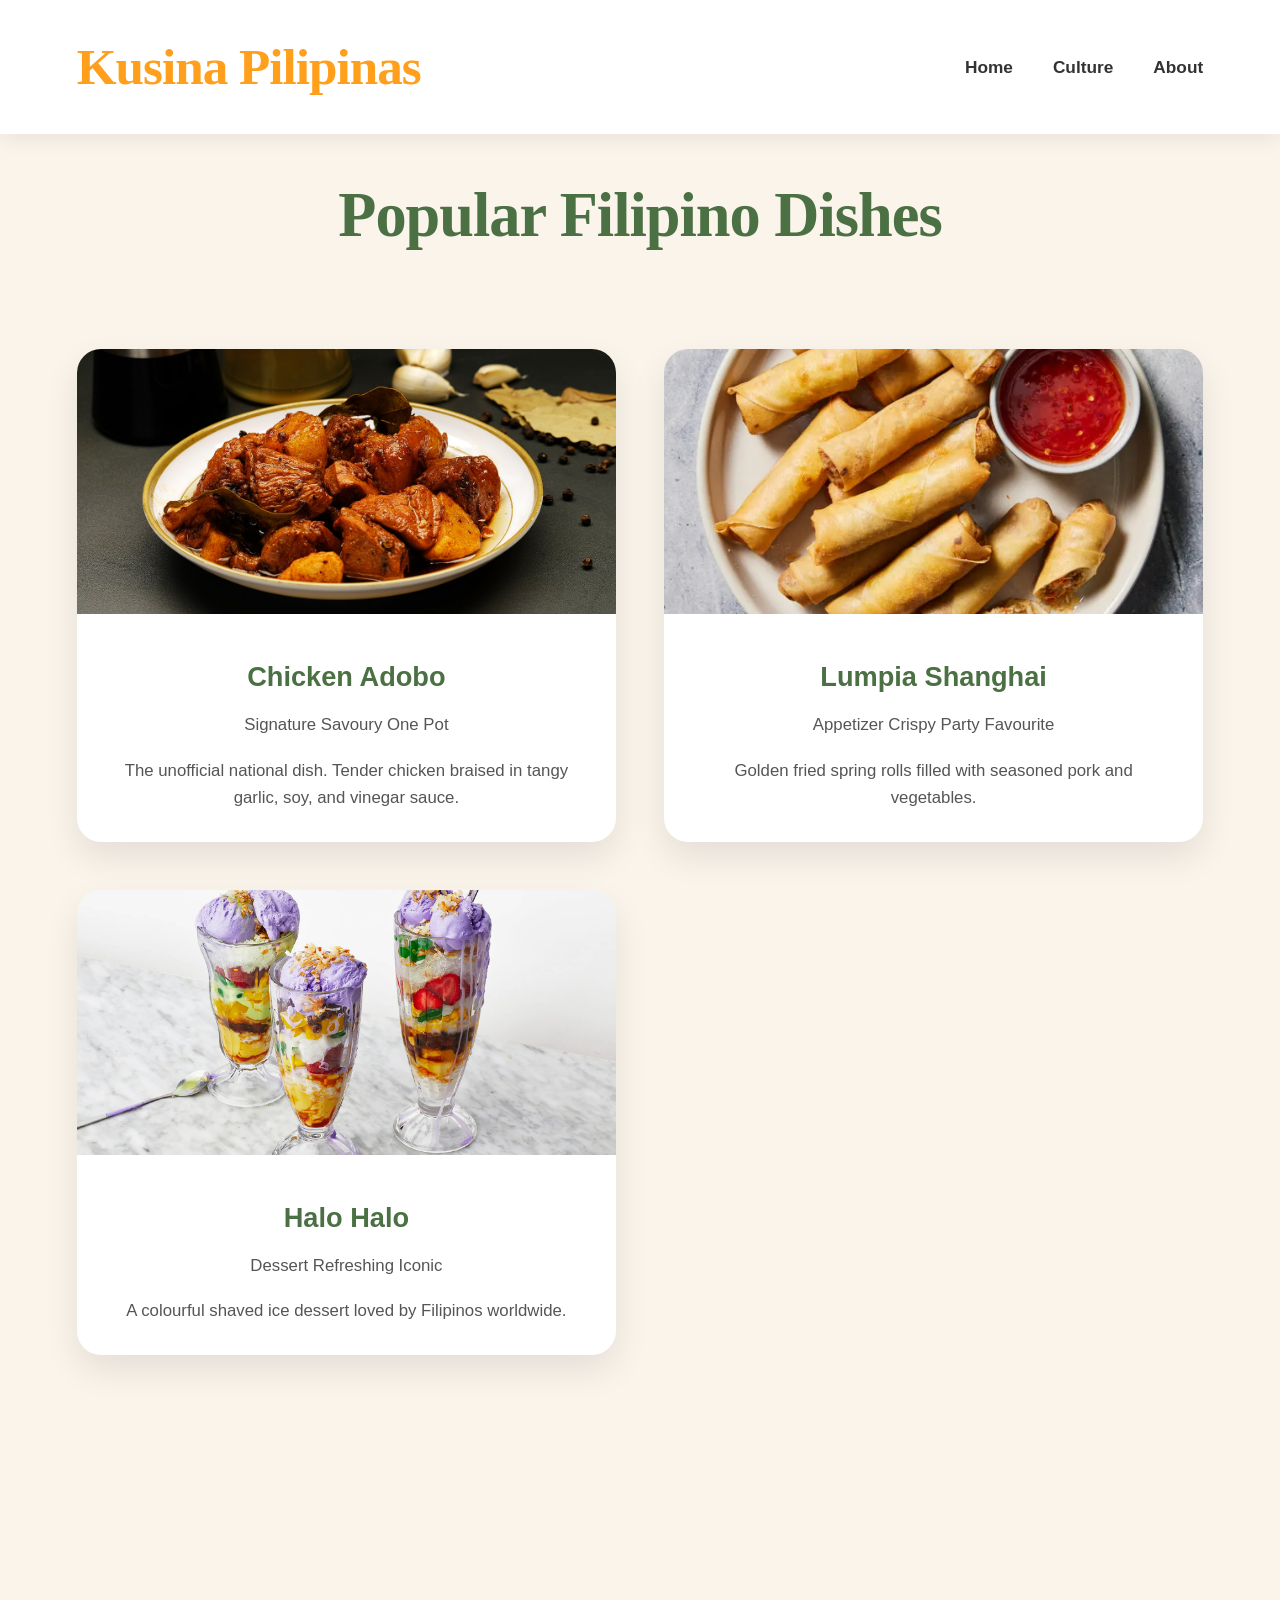
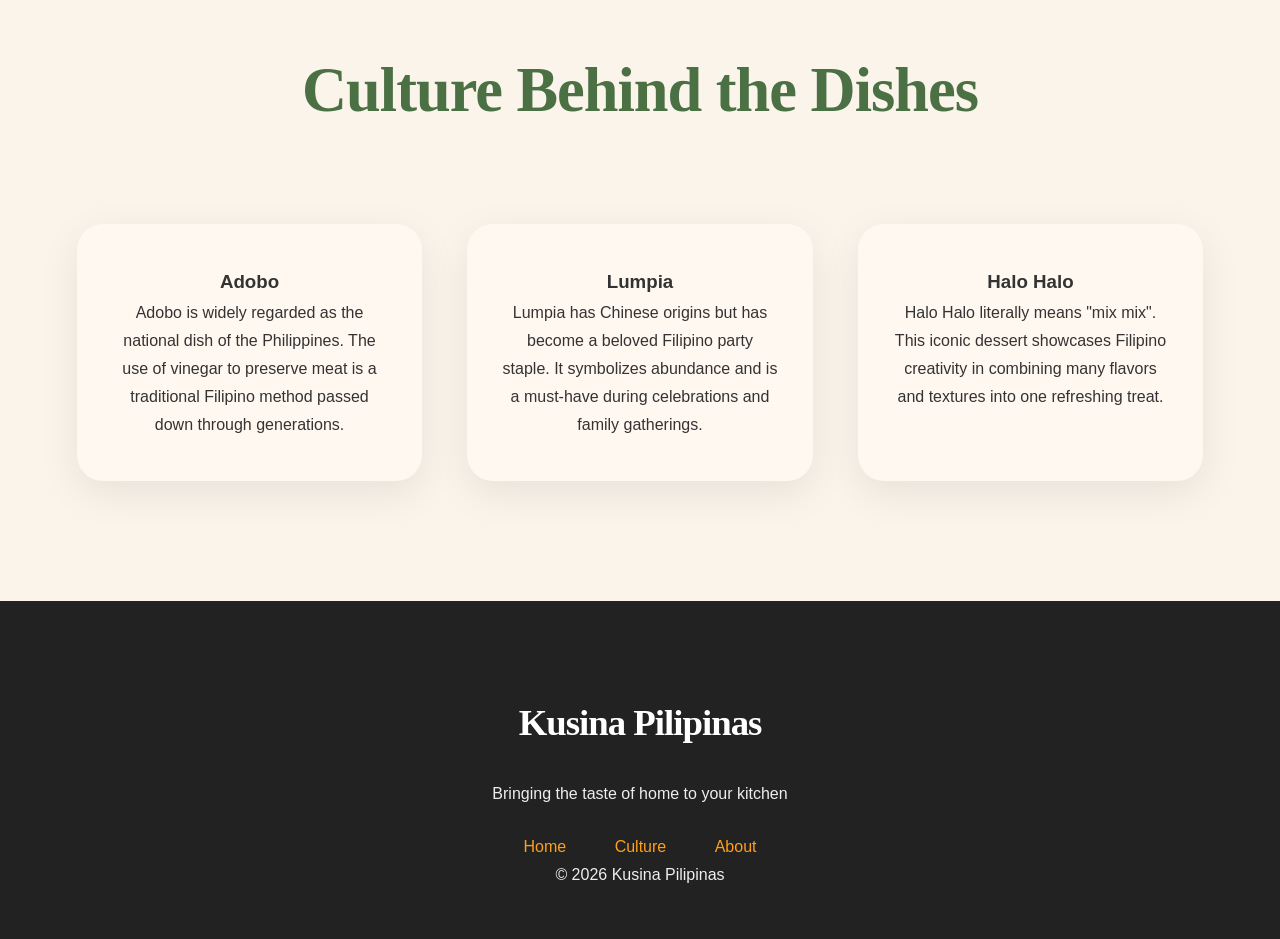
<file: index.html>
<!DOCTYPE html>
<html lang="en">
<head>
  <meta charset="UTF-8">
  <meta name="viewport" content="width=device-width, initial-scale=1.0">
  <title>Kusina Pilipinas | Home</title>
  <link rel="stylesheet" href="styles.css">
</head>
<body>
  <!-- Navigation -->
  <div class="nav">
    <a href="index.html" class="logo">Kusina Pilipinas</a>
    <nav>
      <ul>
        <li><a href="index.html">Home</a></li>
        <li><a href="#culture">Culture</a></li>
        <li><a href="about.html">About</a></li>
      </ul>
    </nav>
  </div>

  <!-- Popular Filipino Dishes -->
  <section id="recipes">
    <h2 class="section-title">Popular Filipino Dishes</h2>
   
    <div class="recipes-grid">
      <div class="recipe-card" onclick="openModal('adobo')">
        <img src="images/adoboe.png" alt="Chicken Adobo">
        <div class="recipe-info">
          <h3>Chicken Adobo</h3>
          <p class="tags">Signature Savoury One Pot</p>
          <p>The unofficial national dish. Tender chicken braised in tangy garlic, soy, and vinegar sauce.</p>
        </div>
      </div>

      <div class="recipe-card" onclick="openModal('lumpia')">
        <img src="images/lumpiang shanghai.png" alt="Lumpia Shanghai">
        <div class="recipe-info">
          <h3>Lumpia Shanghai</h3>
          <p class="tags">Appetizer Crispy Party Favourite</p>
          <p>Golden fried spring rolls filled with seasoned pork and vegetables.</p>
        </div>
      </div>

      <div class="recipe-card" onclick="openModal('halohalo')">
        <img src="images/halo-halo.png" alt="Halo Halo">
        <div class="recipe-info">
          <h3>Halo Halo</h3>
          <p class="tags">Dessert Refreshing Iconic</p>
          <p>A colourful shaved ice dessert loved by Filipinos worldwide.</p>
        </div>
      </div>
    </div>
  </section>

  <!-- Culture Behind the Dishes -->
  <section id="culture">
    <h2 class="section-title">Culture Behind the Dishes</h2>
   
    <div class="culture-grid">
      <div class="culture-card">
        <h3>Adobo</h3>
        <p>Adobo is widely regarded as the national dish of the Philippines. The use of vinegar to preserve meat is a traditional Filipino method passed down through generations.</p>
      </div>
      <div class="culture-card">
        <h3>Lumpia</h3>
        <p>Lumpia has Chinese origins but has become a beloved Filipino party staple. It symbolizes abundance and is a must-have during celebrations and family gatherings.</p>
      </div>
      <div class="culture-card">
        <h3>Halo Halo</h3>
        <p>Halo Halo literally means "mix mix". This iconic dessert showcases Filipino creativity in combining many flavors and textures into one refreshing treat.</p>
      </div>
    </div>
  </section>

  <!-- Modals -->
  <div id="adobo-modal" class="modal">
    <div class="modal-content">
      <span class="close" onclick="closeModal('adobo-modal')">&times;</span>
      <div class="modal-body">
        <img src="images/adoboe.png" alt="Chicken Adobo">
        <h2>Classic Chicken Adobo</h2>
        <h3>Ingredients (Serves 4-6)</h3>
        <ul>
          <li>1.5 kg chicken thighs and drumsticks</li>
          <li>1 whole head garlic, crushed</li>
          <li>3/4 cup soy sauce</li>
          <li>1/2 cup white vinegar</li>
          <li>1 cup water</li>
          <li>2 tsp whole black peppercorns</li>
          <li>4-5 dried bay leaves</li>
          <li>2 tbsp cooking oil</li>
        </ul>
        <h3>Steps</h3>
        <ol>
          <li>Combine chicken, garlic, soy sauce, vinegar, water, peppercorns and bay leaves. Marinate for at least 30 minutes.</li>
          <li>Bring to a boil then simmer covered for 35-40 minutes until tender.</li>
          <li>Reduce sauce until thickened.</li>
          <li>Optional: Fry the chicken pieces for extra flavor and color.</li>
          <li>Serve hot with steamed rice.</li>
        </ol>
      </div>
    </div>
  </div>

  <div id="lumpia-modal" class="modal">
    <div class="modal-content">
      <span class="close" onclick="closeModal('lumpia-modal')">&times;</span>
      <div class="modal-body">
        <img src="images/lumpiang shanghai.png" alt="Lumpia Shanghai">
        <h2>Lumpia Shanghai</h2>
        <h3>Ingredients (Makes ~40 pieces)</h3>
        <ul>
          <li>500g ground pork</li>
          <li>1 carrot, finely grated</li>
          <li>1 onion, finely chopped</li>
          <li>5 cloves garlic, minced</li>
          <li>2 eggs</li>
          <li>2 tbsp soy sauce</li>
          <li>Salt and pepper to taste</li>
          <li>40-50 lumpia wrappers</li>
          <li>Oil for deep frying</li>
        </ul>
        <h3>Steps</h3>
        <ol>
          <li>Mix all filling ingredients thoroughly.</li>
          <li>Place filling on wrapper and roll tightly. Seal with water.</li>
          <li>Deep fry in hot oil until golden brown and crispy.</li>
          <li>Drain on paper towels and serve with sweet chili sauce.</li>
        </ol>
      </div>
    </div>
  </div>

  <div id="halohalo-modal" class="modal">
    <div class="modal-content">
      <span class="close" onclick="closeModal('halohalo-modal')">&times;</span>
      <div class="modal-body">
        <img src="images/halo-halo.png" alt="Halo Halo">
        <h2>Halo Halo</h2>
        <h3>Ingredients (Per Serving)</h3>
        <ul>
          <li>1 cup shaved ice</li>
          <li>Sweetened red beans and white beans</li>
          <li>Nata de coco and kaong</li>
          <li>Ube halaya (purple yam jam)</li>
          <li>Ube or mango ice cream</li>
          <li>Sliced banana, jackfruit and mango</li>
          <li>Evaporated milk</li>
        </ul>
        <h3>Steps</h3>
        <ol>
          <li>Layer beans and fruits at the bottom of a tall glass.</li>
          <li>Fill with shaved ice.</li>
          <li>Top with ube halaya, ice cream and drizzle generously with milk.</li>
          <li>Mix everything together before eating. Enjoy!</li>
        </ol>
      </div>
    </div>
  </div>

  <!-- Footer -->
  <footer>
    <a href="index.html" class="logo" style="color:white; font-size:2.3rem;">Kusina Pilipinas</a>
    <p style="margin:25px 0;">Bringing the taste of home to your kitchen</p>
    <div class="footer-links">
      <a href="index.html">Home</a>
      <a href="#culture">Culture</a>
      <a href="about.html">About</a>
    </div>
    <p>&copy; 2026 Kusina Pilipinas</p>
  </footer>

  <script>
    // Scroll Animations
    function handleScrollAnimations() {
      const sections = document.querySelectorAll('section');
      const cards = document.querySelectorAll('.recipe-card');

      sections.forEach(section => {
        const rect = section.getBoundingClientRect();
        if (rect.top < window.innerHeight * 0.75) {
          section.classList.add('visible');
        }
      });

      cards.forEach((card, index) => {
        const rect = card.getBoundingClientRect();
        if (rect.top < window.innerHeight * 0.85) {
          setTimeout(() => {
            card.classList.add('visible');
          }, index * 150);
        }
      });
    }

    // Strong Click Animation for Recipe Cards
    function addCardClickAnimation() {
      document.querySelectorAll('.recipe-card').forEach(card => {
        card.addEventListener('mousedown', () => {
          card.style.transition = 'transform 0.1s ease';
          card.style.transform = 'scale(0.93)';
        });
        card.addEventListener('mouseup', () => {
          card.style.transform = '';
        });
        card.addEventListener('mouseleave', () => {
          card.style.transform = '';
        });
      });
    }

    // Modal Functions
    function openModal(dish) {
      const modal = document.getElementById(dish + '-modal');
      if (modal) {
        modal.style.display = 'flex';
        setTimeout(() => modal.classList.add('show'), 10);
      }
    }

    function closeModal(modalId) {
      const modal = document.getElementById(modalId);
      if (modal) {
        modal.classList.remove('show');
        setTimeout(() => modal.style.display = 'none', 300);
      }
    }

    // Close modal when clicking outside
    document.querySelectorAll('.modal').forEach(modal => {
      modal.addEventListener('click', function(e) {
        if (e.target === modal) closeModal(modal.id);
      });
    });

    // Initialize everything
    window.addEventListener('load', () => {
      handleScrollAnimations();
      addCardClickAnimation();
    });
    window.addEventListener('scroll', handleScrollAnimations);
  </script>
</body>
</html>
</file>
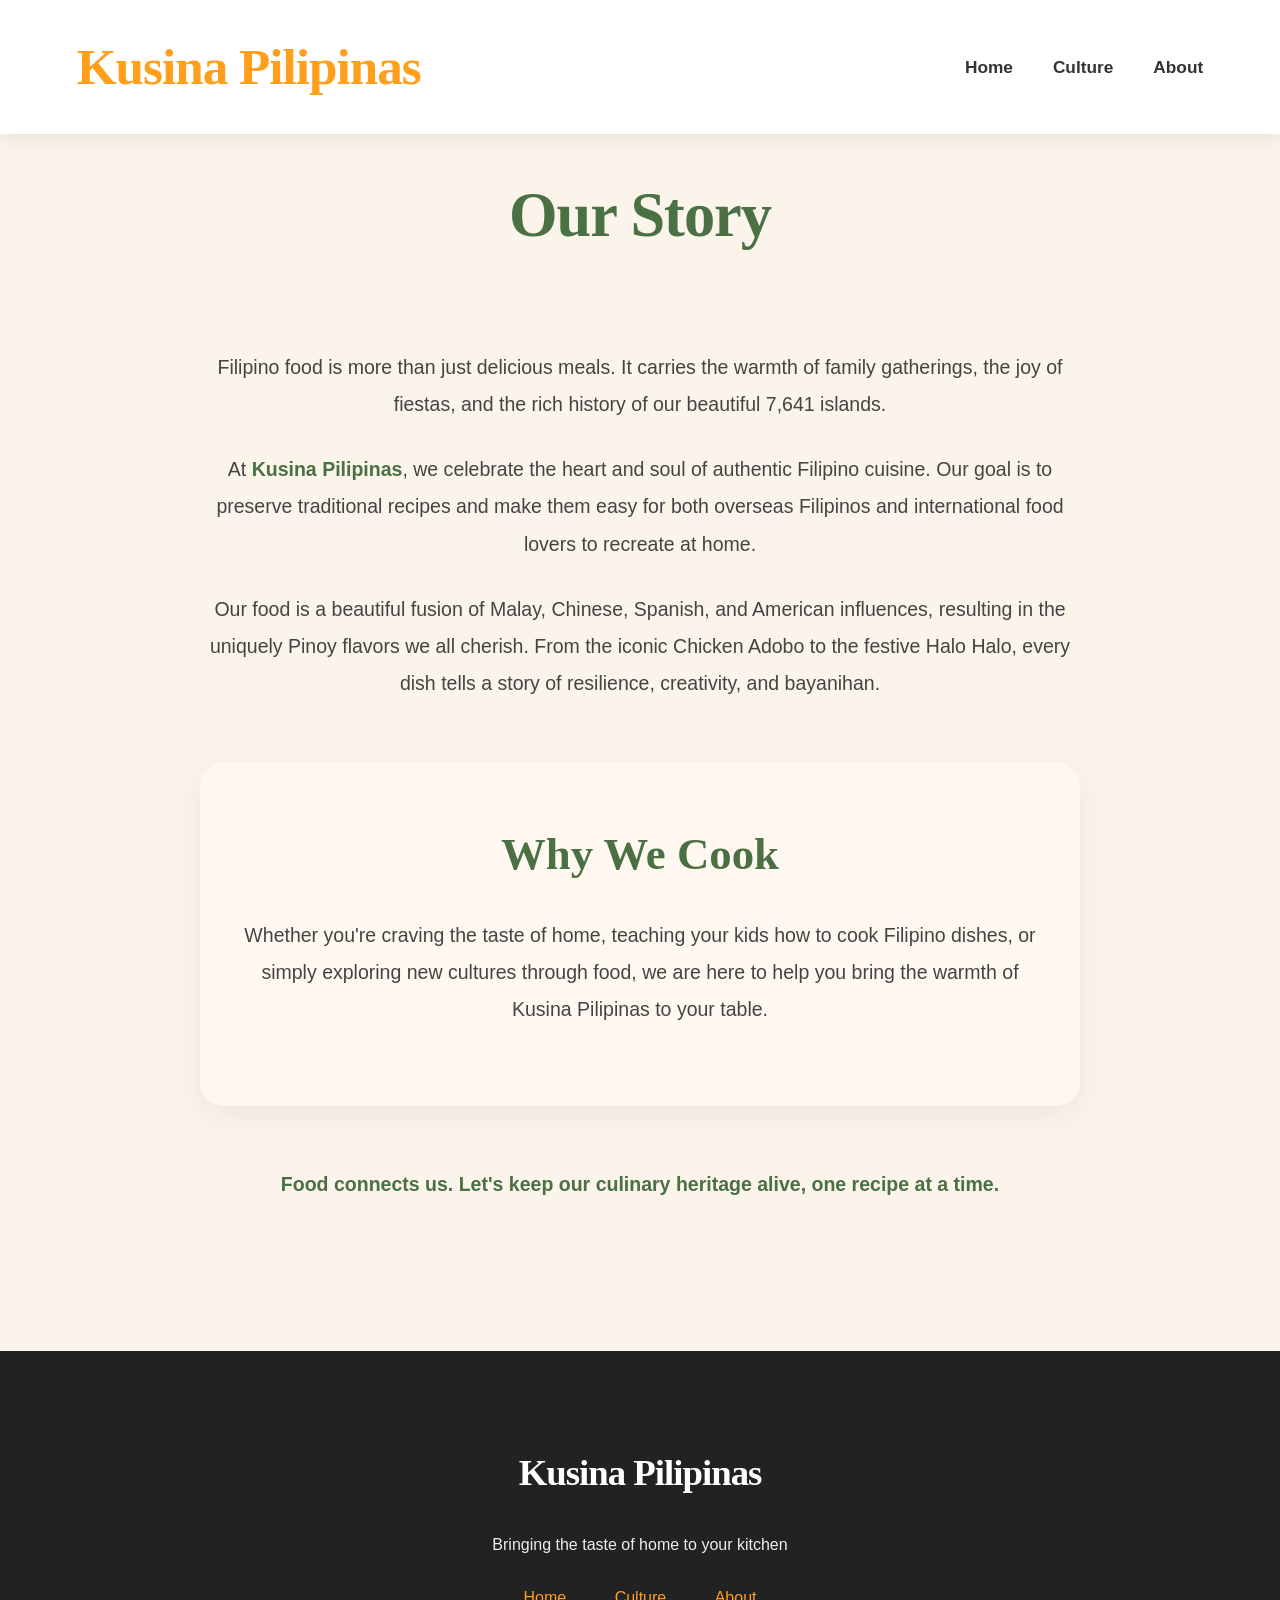
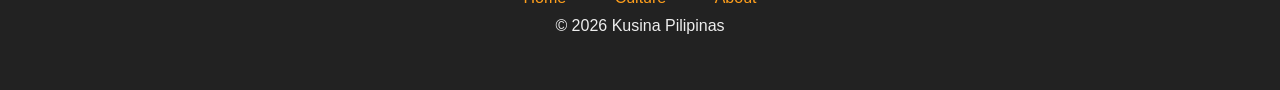
<file: about.html>
<!DOCTYPE html>
<html lang="en">
<head>
  <meta charset="UTF-8">
  <meta name="viewport" content="width=device-width, initial-scale=1.0">
  <title>About | Kusina Pilipinas</title>
  <link rel="stylesheet" href="styles.css">
</head>
<body>
  <!-- Navigation -->
  <div class="nav">
    <a href="index.html" class="logo">Kusina Pilipinas</a>
    <nav>
      <ul>
        <li><a href="index.html">Home</a></li>
        <li><a href="index.html#culture">Culture</a></li>
        <li><a href="about.html">About</a></li>
      </ul>
    </nav>
  </div>

  <!-- About Section -->
  <section id="about">
    <h2 class="section-title">Our Story</h2>
    
    <div class="about-content">
      <p>Filipino food is more than just delicious meals. It carries the warmth of family gatherings, the joy of fiestas, and the rich history of our beautiful 7,641 islands.</p>
      
      <p>At <strong>Kusina Pilipinas</strong>, we celebrate the heart and soul of authentic Filipino cuisine. Our goal is to preserve traditional recipes and make them easy for both overseas Filipinos and international food lovers to recreate at home.</p>

      <p>Our food is a beautiful fusion of Malay, Chinese, Spanish, and American influences, resulting in the uniquely Pinoy flavors we all cherish. From the iconic Chicken Adobo to the festive Halo Halo, every dish tells a story of resilience, creativity, and bayanihan.</p>

      <div class="about-highlight">
        <h3>Why We Cook</h3>
        <p>Whether you're craving the taste of home, teaching your kids how to cook Filipino dishes, or simply exploring new cultures through food, we are here to help you bring the warmth of Kusina Pilipinas to your table.</p>
      </div>

      <p><strong>Food connects us. Let's keep our culinary heritage alive, one recipe at a time.</strong></p>
    </div>
  </section>

  <!-- Footer -->
  <footer>
    <a href="index.html" class="logo" style="color:white; font-size:2.3rem;">Kusina Pilipinas</a>
    <p style="margin:25px 0;">Bringing the taste of home to your kitchen</p>
    <div class="footer-links">
      <a href="index.html">Home</a>
      <a href="index.html#culture">Culture</a>
      <a href="about.html">About</a>
    </div>
    <p>&copy; 2026 Kusina Pilipinas</p>
  </footer>

  <script>
    function handleScrollAnimations() {
      const section = document.querySelector('section');
      if (section) {
        const rect = section.getBoundingClientRect();
        if (rect.top < window.innerHeight * 0.8) {
          section.classList.add('visible');
        }
      }
    }

    window.addEventListener('load', handleScrollAnimations);
    window.addEventListener('scroll', handleScrollAnimations);
  </script>
</body>
</html>
</file>
<file: styles.css>
:root {
  --mango: #FF9F1C;
  --ube: #9B59B6;
  --pandan: #4A7043;
  --cream: #FFF8F0;
  --light: #FAF4EB;
}

* {
  margin: 0;
  padding: 0;
  box-sizing: border-box;
}

@import url('https://fonts.googleapis.com/css2?family=Amatic+SC:wght@400;700&family=Quicksand:wght@500;600&family=Work+Sans:wght@400;500&display=swap');

html {
  scroll-behavior: smooth;
}

body {
  font-family: 'Work Sans', sans-serif;
  line-height: 1.75;
  color: #333;
  background: var(--light);
}

/* Navigation */
.nav {
  position: fixed;
  top: 0;
  width: 100%;
  background: rgba(255, 255, 255, 0.98);
  padding: 22px 6%;
  display: flex;
  justify-content: space-between;
  align-items: center;
  box-shadow: 0 4px 20px rgba(0, 0, 0, 0.08);
  z-index: 1000;
}

.logo {
  font-family: 'Amatic SC', cursive;
  font-size: 3.2rem;
  font-weight: 700;
  color: var(--mango);
  text-decoration: none;
  letter-spacing: -1px;
}

nav ul {
  list-style: none;
  display: flex;
  gap: 40px;
}

nav a {
  font-family: 'Quicksand', sans-serif;
  text-decoration: none;
  color: #333;
  font-weight: 600;
  font-size: 1.08rem;
  transition: all 0.3s ease;
}

nav a:hover {
  color: var(--ube);
}

/* Sections */
section {
  padding: 160px 6% 120px;
  opacity: 0;
  transform: translateY(60px);
  transition: all 0.9s cubic-bezier(0.25, 0.1, 0.25, 1);
  scroll-margin-top: 140px;
}

section.visible {
  opacity: 1;
  transform: translateY(0);
}

.section-title {
  font-family: 'Amatic SC', cursive;
  text-align: center;
  font-size: 3.9rem;
  font-weight: 700;
  color: var(--pandan);
  margin-bottom: 80px;
  letter-spacing: -1px;
}

/* Recipe Cards */
.recipes-grid {
  display: grid;
  grid-template-columns: repeat(auto-fit, minmax(360px, 1fr));
  gap: 48px;
  max-width: 1320px;
  margin: 0 auto;
}

.recipe-card {
  background: white;
  border-radius: 24px;
  overflow: hidden;
  box-shadow: 0 15px 35px rgba(0, 0, 0, 0.09);
  transition: all 0.4s cubic-bezier(0.4, 0, 0.2, 1);
  opacity: 0;
  transform: translateY(40px);
  cursor: pointer;
}

.recipe-card.visible {
  opacity: 1;
  transform: translateY(0);
}

.recipe-card:active {
  transform: scale(0.93) translateY(6px) !important;
}

.recipe-card:hover {
  transform: translateY(-12px);
  box-shadow: 0 25px 50px rgba(0, 0, 0, 0.14);
}

.recipe-card img {
  width: 100%;
  height: 265px;
  object-fit: cover;
}

.recipe-info {
  padding: 30px 26px;
  text-align: center;
}

.recipe-info h3 {
  font-family: 'Quicksand', sans-serif;
  color: var(--pandan);
  font-size: 1.7rem;
  font-weight: 600;
  margin-bottom: 10px;
}

.tags {
  color: var(--ube);
  font-size: 1rem;
  font-weight: 500;
  margin-bottom: 18px;
}

.recipe-info p {
  color: #555;
  font-size: 1.05rem;
  line-height: 1.65;
}

/* Culture Cards */
.culture-grid {
  display: grid;
  grid-template-columns: repeat(auto-fit, minmax(340px, 1fr));
  gap: 45px;
  max-width: 1180px;
  margin: 0 auto;
}

.culture-card {
  background: var(--cream);
  padding: 42px 34px;
  border-radius: 26px;
  box-shadow: 0 12px 40px rgba(0, 0, 0, 0.08);
  text-align: center;
  transition: all 0.5s ease;
}

.culture-card:hover {
  transform: translateY(-10px);
}

/* ====================== ABOUT PAGE ====================== */
#about {
  background: var(--light);
}

.about-content {
  max-width: 880px;
  margin: 0 auto;
  text-align: center;
  font-size: 1.22rem;
  line-height: 1.9;
  color: #444;
}

.about-content p {
  margin-bottom: 28px;
}

.about-content strong {
  color: var(--pandan);
}

.about-highlight {
  background: var(--cream);
  padding: 50px 40px;
  border-radius: 24px;
  margin: 60px 0;
  box-shadow: 0 10px 30px rgba(0, 0, 0, 0.06);
}

.about-highlight h3 {
  font-family: 'Amatic SC', cursive;
  font-size: 2.8rem;
  color: var(--pandan);
  margin-bottom: 20px;
}

/* Modal */
.modal {
  display: none;
  position: fixed;
  inset: 0;
  background: rgba(0,0,0,0.82);
  z-index: 2000;
  align-items: center;
  justify-content: center;
  padding: 20px;
}

.modal.show {
  display: flex;
}

.modal-content {
  background: white;
  max-width: 760px;
  width: 100%;
  max-height: 92vh;
  border-radius: 28px;
  overflow: hidden;
  box-shadow: 0 30px 80px rgba(0,0,0,0.35);
  display: flex;
  flex-direction: column;
}

.modal-body {
  padding: 30px 40px;
  overflow-y: auto;
  flex: 1;
}

.modal-body img {
  width: 100%;
  border-radius: 16px;
  margin-bottom: 25px;
}

.modal-body h2 {
  font-family: 'Amatic SC', cursive;
  font-size: 2.6rem;
  color: var(--pandan);
  margin-bottom: 20px;
}

.modal-body h3 {
  font-family: 'Quicksand', sans-serif;
  color: var(--pandan);
  font-weight: 600;
  margin: 25px 0 15px;
}

.modal-body ul, .modal-body ol {
  max-width: 620px;
  margin: 0 auto 20px;
}

.modal-body li {
  margin-bottom: 10px;
  line-height: 1.6;
}

.close {
  position: absolute;
  top: 22px;
  right: 28px;
  font-size: 2.8rem;
  cursor: pointer;
  color: #555;
}

.close:hover {
  color: var(--ube);
}

/* Footer */
footer {
  background: #222;
  color: #eee;
  text-align: center;
  padding: 90px 20px 50px;
}

.footer-links a {
  color: var(--mango);
  margin: 0 22px;
  text-decoration: none;
  font-weight: 500;
}

/* Mobile */
@media (max-width: 768px) {
  .nav {
    padding: 18px 5%;
  }
  .logo {
    font-size: 2.7rem;
  }
  .section-title {
    font-size: 3.3rem;
  }
  section {
    padding: 120px 5% 80px;
    scroll-margin-top: 110px;
  }
  .recipe-card img {
    height: 230px;
  }
}
</file>
